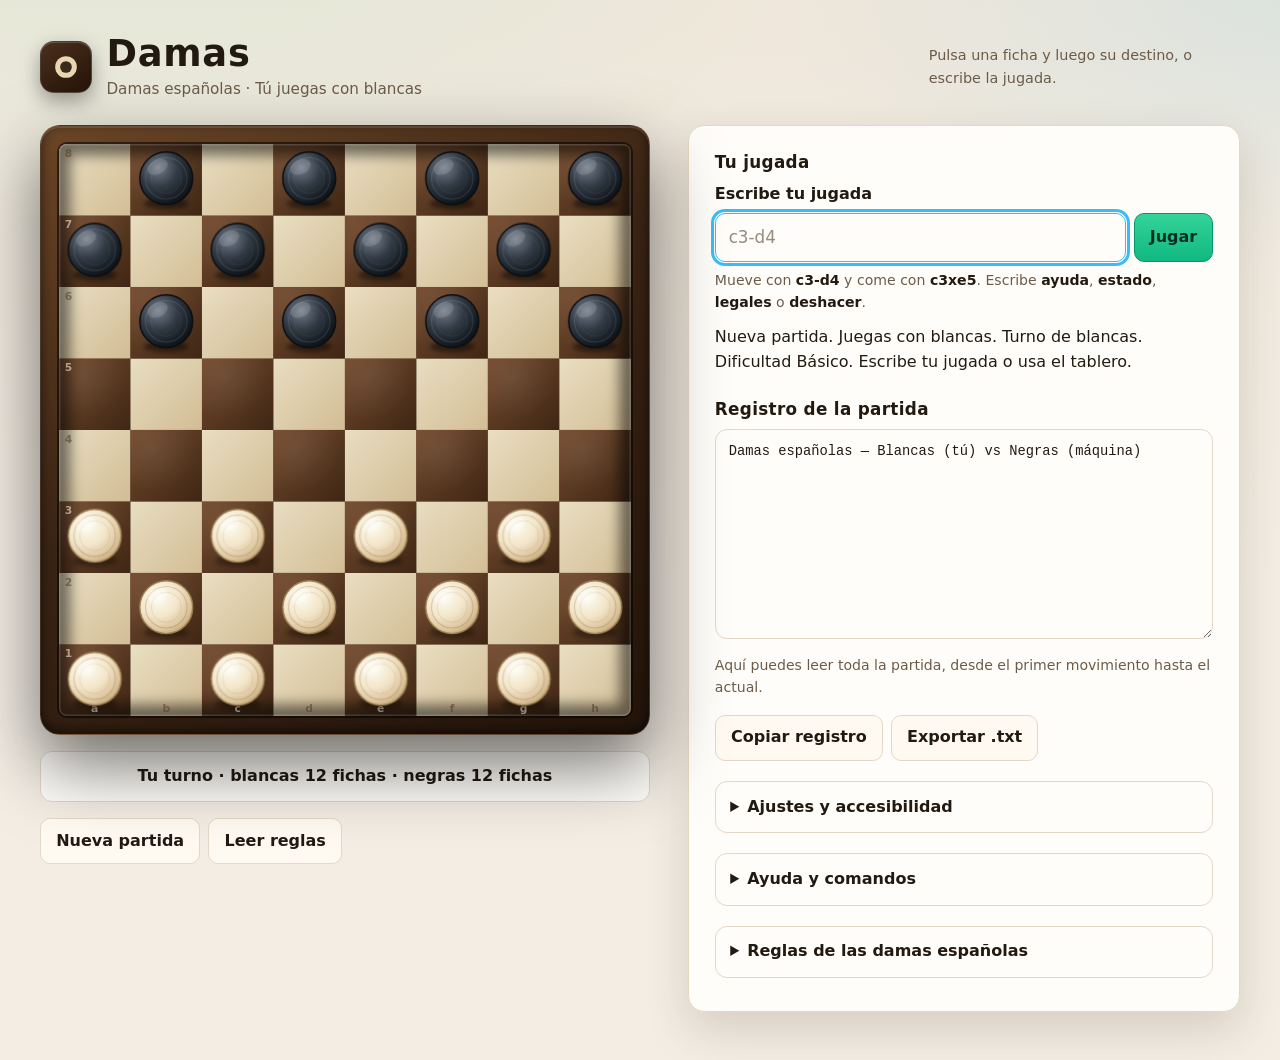
<file: index.html>
<!doctype html>
<html lang="es">
<head>
<meta charset="utf-8">
<meta name="viewport" content="width=device-width, initial-scale=1, maximum-scale=1, user-scalable=no">
<meta name="description" content="Juego de damas españolas accesible, con voz y registro de partida.">
<meta name="theme-color" content="#3a2a1c">
<meta name="apple-mobile-web-app-capable" content="yes">
<meta name="apple-mobile-web-app-status-bar-style" content="black-translucent">
<meta name="apple-mobile-web-app-title" content="Damas">
<link rel="apple-touch-icon" href="icon-192.svg">
<link rel="icon" href="icon-192.svg" type="image/svg+xml">
<link rel="manifest" href="manifest.json">
<title>Damas — Juego accesible</title>
<link rel="stylesheet" href="css/styles.css">
</head>
<body>
<a class="saltar" href="#entrada">Saltar al cuadro de jugada</a>

<header class="cabecera">
  <div class="marca">
    <span class="logo" aria-hidden="true">
      <svg viewBox="0 0 24 24" width="26" height="26"><circle cx="12" cy="12" r="10" fill="#e9d7b3"/><circle cx="12" cy="12" r="5.4" fill="#3a2a1c"/></svg>
    </span>
    <div>
      <h1>Damas</h1>
      <p class="subtitulo">Damas españolas · Tú juegas con blancas</p>
    </div>
  </div>
  <p class="pista">Pulsa una ficha y luego su destino, o escribe la jugada.</p>
</header>

<main class="disposicion">
  <section class="zona-juego" aria-labelledby="titulo-tablero">
    <h2 id="titulo-tablero" class="sr-only">Tablero de juego</h2>

    <div class="marco-tablero">
      <div id="tablero" role="grid" aria-label="Tablero de damas, 8 filas por 8 columnas" aria-rowcount="8" aria-colcount="8"></div>
    </div>

    <p class="estado" id="estado">Preparando la partida…</p>

    <div class="botonera" role="group" aria-label="Acciones de la partida">
      <button type="button" id="btn-nueva" class="boton">Nueva partida</button>
      <button type="button" id="btn-reglas" class="boton">Leer reglas</button>
    </div>
  </section>

  <section class="zona-panel" aria-labelledby="titulo-jugada">
    <h2 id="titulo-jugada">Tu jugada</h2>

    <form id="form-jugada" novalidate>
      <label for="entrada">Escribe tu jugada</label>
      <div class="fila-entrada">
        <input id="entrada" name="entrada" type="text" autocomplete="off" autocapitalize="off"
               spellcheck="false" inputmode="text" placeholder="c3-d4"
               aria-describedby="ayuda-entrada error">
        <button type="submit" id="enviar" class="boton boton-principal">Jugar</button>
      </div>
    </form>

    <p id="ayuda-entrada" class="ayuda">
      Mueve con <strong>c3-d4</strong> y come con <strong>c3xe5</strong>.
      Escribe <strong>ayuda</strong>, <strong>estado</strong>, <strong>legales</strong> o <strong>deshacer</strong>.
    </p>

    <p id="detalle" class="detalle"></p>
    <p id="error" class="error" role="alert"></p>

    <h2 id="titulo-registro">Registro de la partida</h2>
    <label for="registro" class="sr-only">Partida completa, de la primera jugada a la actual</label>
    <textarea id="registro" readonly spellcheck="false" aria-describedby="registro-ayuda"></textarea>
    <p id="registro-ayuda" class="ayuda">Aquí puedes leer toda la partida, desde el primer movimiento hasta el actual.</p>
    <div class="botonera">
      <button type="button" id="btn-copiar" class="boton">Copiar registro</button>
      <button type="button" id="btn-exportar" class="boton">Exportar .txt</button>
    </div>

    <details class="ajustes">
      <summary>Ajustes y accesibilidad</summary>
      <div class="rejilla-ajustes">
        <label for="nivel">Dificultad de la máquina</label>
        <select id="nivel">
          <option value="basico" selected>Básico</option>
          <option value="facil">Fácil</option>
          <option value="medio">Medio</option>
          <option value="dificil">Difícil</option>
        </select>

        <label for="espera">Espera de la máquina</label>
        <select id="espera">
          <option value="5000" selected>5 segundos</option>
          <option value="6000">6 segundos</option>
          <option value="8000">8 segundos</option>
          <option value="10000">10 segundos</option>
        </select>

        <label for="velocidad">Velocidad de la voz</label>
        <select id="velocidad">
          <option value="0.85">Lenta</option>
          <option value="1" selected>Normal</option>
          <option value="1.2">Rápida</option>
        </select>
      </div>
      <p class="casilla-ajuste">
        <input type="checkbox" id="chk-voz" checked>
        <label for="chk-voz">Voz del juego (narra turnos y jugadas)</label>
      </p>
      <p class="casilla-ajuste">
        <input type="checkbox" id="chk-sonido" checked>
        <label for="chk-sonido">Señales sonoras (mover, comer, coronar, error)</label>
      </p>
      <p class="casilla-ajuste">
        <input type="checkbox" id="chk-soplo" aria-describedby="ayuda-soplo">
        <label for="chk-soplo">Con soplido</label>
      </p>
      <p class="ayuda" id="ayuda-soplo">
        Regla tradicional: si puedes comer y no comes, la máquina puede retirar la ficha que debía comer,
        sin gastar su turno, y después hace su jugada. Desactivada, la captura es obligatoria.
      </p>
      <p class="ayuda">
        Si usas un lector de pantalla, puedes desactivar la voz del juego para evitar que se solapen las voces.
        El tablero se recorre con las flechas y se activa con Enter o Espacio.
      </p>
    </details>

    <details class="ayuda-panel" id="panel-ayuda">
      <summary>Ayuda y comandos</summary>
      <ul class="lista-ayuda">
        <li><strong>c3-d4</strong>: mover de c3 a d4.</li>
        <li><strong>c3xe5</strong>: comer. En capturas múltiples, <strong>c3xe5xg7</strong>.</li>
        <li><strong>d4</strong>: inspeccionar una casilla.</li>
        <li><strong>estado</strong>: turno, fichas y última jugada.</li>
        <li><strong>fichas</strong>: cuántas quedan y dónde está cada una.</li>
        <li><strong>legales</strong>: todas tus jugadas legales.</li>
        <li><strong>deshacer</strong>, <strong>nueva</strong>, <strong>repetir</strong>.</li>
        <li><strong>voz</strong> y <strong>sonido</strong>: activar o silenciar.</li>
        <li><strong>soplido</strong>: activar o desactivar la regla del soplido.</li>
        <li><strong>basico</strong>, <strong>facil</strong>, <strong>medio</strong>, <strong>dificil</strong>: cambiar nivel. Con tres victorias seguidas, <strong>subir</strong> o <strong>seguir</strong>.</li>
        <li><strong>registro</strong> y <strong>tablero</strong>: llevar el foco.</li>
      </ul>
      <p class="ayuda">Atajos en el tablero: flechas para moverte, Shift + flecha para saltar hasta la próxima casilla jugable, Inicio y Fin para los extremos de la fila, Enter o Espacio para actuar, Escape para cancelar la selección.</p>
    </details>

    <details class="ayuda-panel" id="panel-reglas">
      <summary>Reglas de las damas españolas</summary>
      <p class="ayuda">
        Tablero de 8×8 sobre las casillas oscuras. Doce peones por bando en las tres primeras filas.
        Los peones avanzan y comen en diagonal solo hacia delante. Las damas se mueven y comen
        cualquier distancia en diagonal, hacia delante y hacia atrás. La captura es obligatoria:
        hay que comerse el máximo número de fichas y, a igualdad, el máximo de damas.
        Al llegar a la última fila el peón corona y termina su jugada. Pierde quien se queda
        sin fichas o sin movimientos. Son tablas la repetición triple y las 40 jugadas de dama
        sin mover peón ni comer.
      </p>
      <p class="ayuda">
        <strong>Con soplido</strong>: si un jugador puede comer y no lo hace, el rival puede retirar
        la ficha que debía comer. Hacerlo no es obligatorio ni consume el turno del rival, que mueve
        después. En este juego, la máquina nunca omite capturas; si activas esta opción y tú omites
        una, la máquina soplará automáticamente la ficha que debía comer.
      </p>
    </details>
  </section>
</main>

<div id="anuncios" class="sr-only" aria-live="polite" aria-atomic="true"></div>

<script src="js/rules.js" defer></script>
<script src="js/ai.js" defer></script>
<script src="js/speech.js" defer></script>
<script src="js/app.js" defer></script>
<script>
if ('serviceWorker' in navigator) {
  window.addEventListener('load', function() {
    navigator.serviceWorker.register('./sw.js');
  });
}

function entrarPantallaCompleta() {
  var elem = document.documentElement;
  if (elem.requestFullscreen) {
    elem.requestFullscreen().catch(function(){});
  } else if (elem.webkitRequestFullscreen) {
    elem.webkitRequestFullscreen();
  } else if (elem.msRequestFullscreen) {
    elem.msRequestFullscreen();
  }
}

window.addEventListener('load', function() {
  setTimeout(entrarPantallaCompleta, 500);
});

document.addEventListener('click', function() {
  entrarPantallaCompleta();
}, { once: true });
</script>
</body>
</html>
</file>
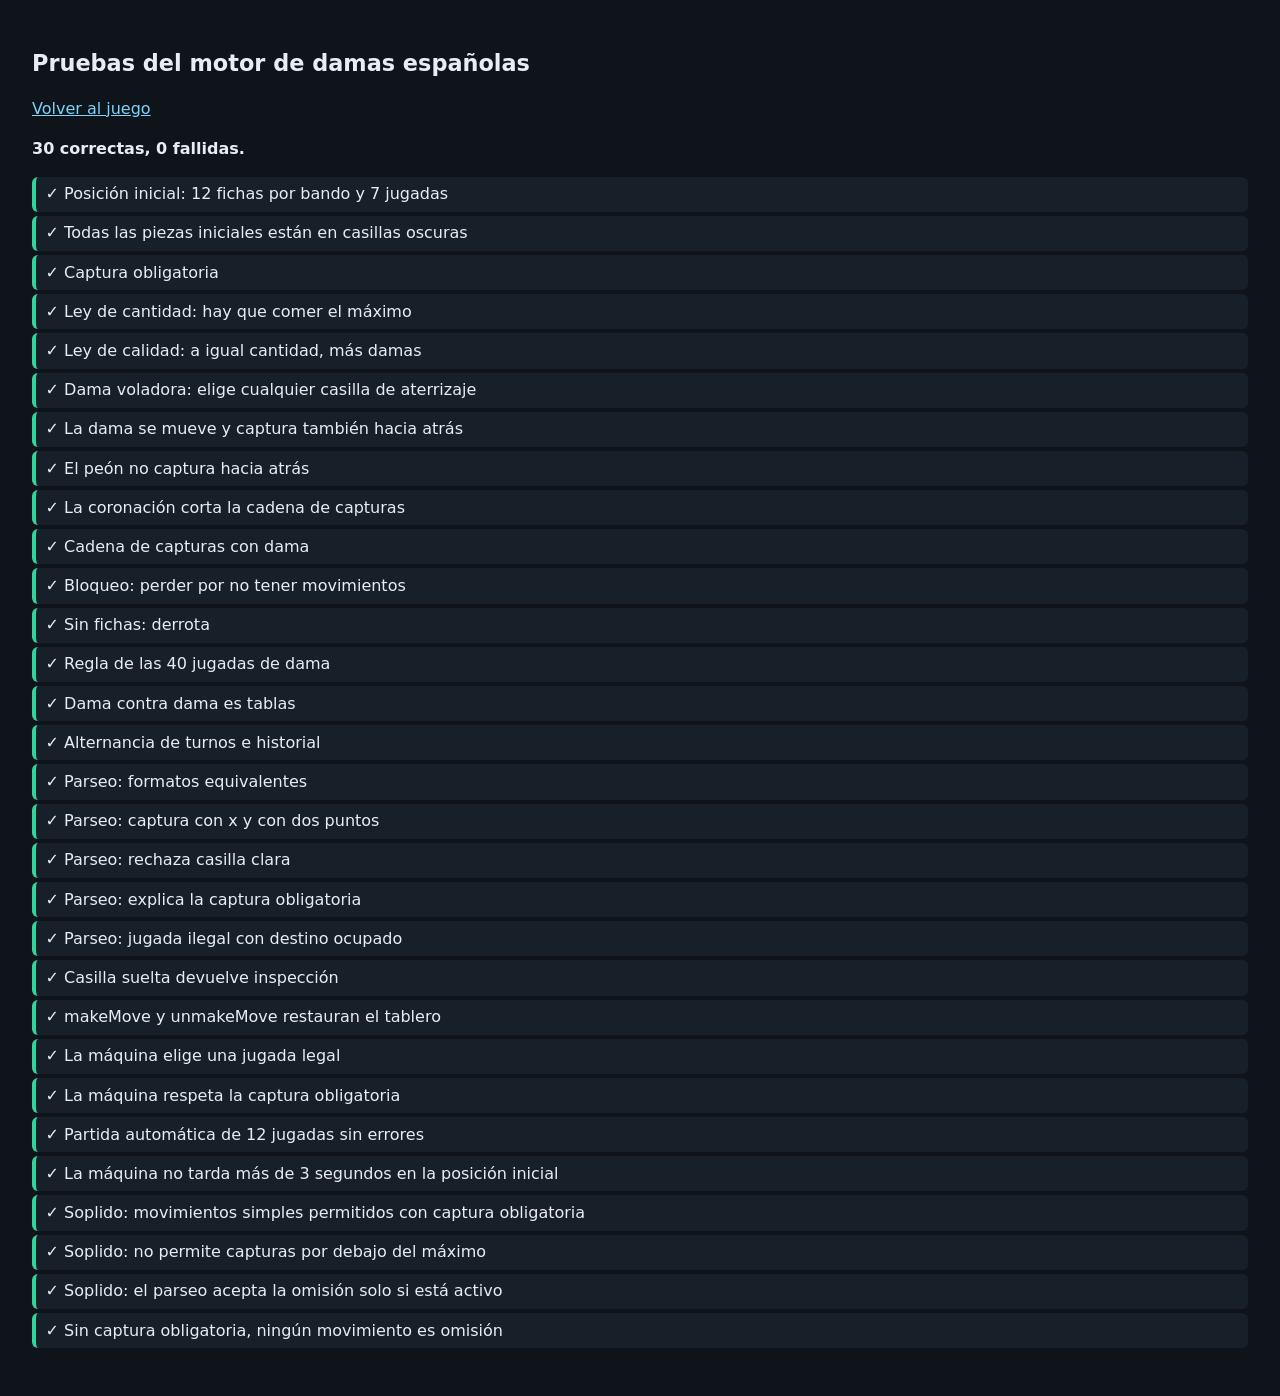
<file: tests.html>
<!doctype html>
<html lang="es">
<head>
<meta charset="utf-8">
<meta name="viewport" content="width=device-width, initial-scale=1">
<title>Pruebas de damas</title>
<style>
  body { font-family: system-ui, sans-serif; background: #0f141a; color: #e7edf5; margin: 0; padding: 2rem; line-height: 1.5; }
  h1 { font-size: 1.4rem; }
  #resumen { font-weight: 700; margin: .5rem 0 1rem; }
  ul { list-style: none; padding: 0; }
  li { padding: .35rem .6rem; border-radius: 6px; margin-bottom: .25rem; background: #172029; }
  li.ok { border-left: 4px solid #34d399; }
  li.fail { border-left: 4px solid #f87171; background: #2a171a; }
  a { color: #7dd3fc; }
</style>
</head>
<body>
<h1>Pruebas del motor de damas españolas</h1>
<p><a href="index.html">Volver al juego</a></p>
<p id="resumen">Ejecutando…</p>
<ul id="resultado"></ul>
<script src="js/rules.js"></script>
<script src="js/ai.js"></script>
<script src="js/tests.js"></script>
</body>
</html>
</file>
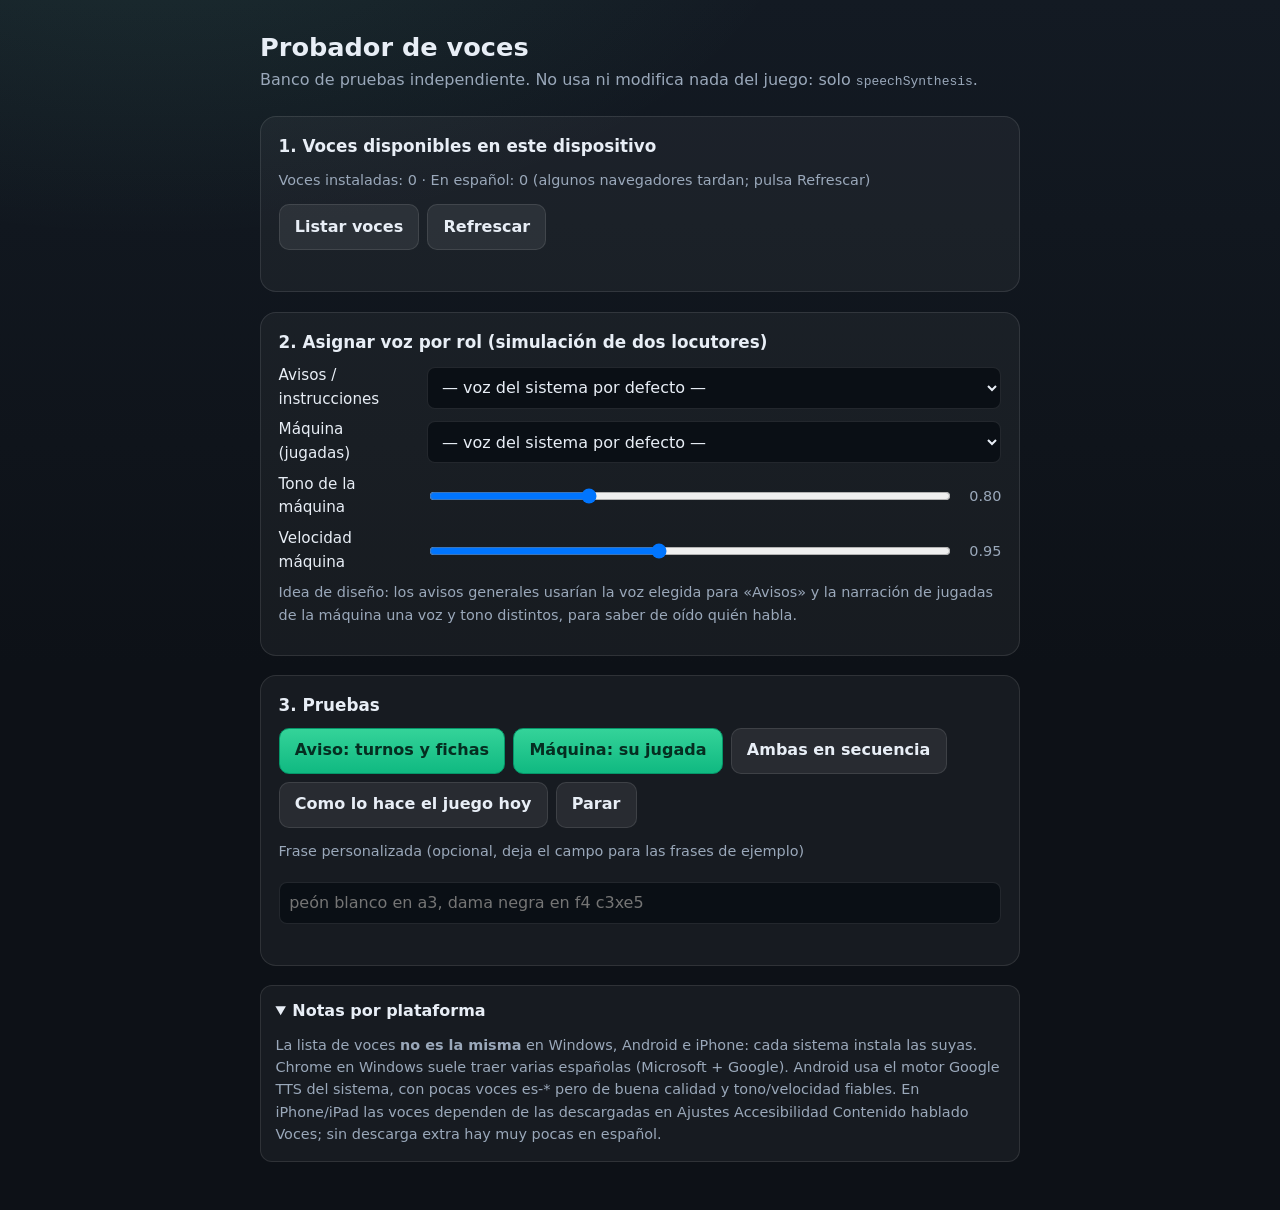
<file: voces.html>
<!doctype html>
<html lang="es">
<head>
<meta charset="utf-8">
<meta name="viewport" content="width=device-width, initial-scale=1">
<title>Damas — Probador de voces</title>
<style>
  :root {
    --fondo: #0d1117;
    --fondo-2: #131a23;
    --texto: #e8eef6;
    --muted: #9aa8ba;
    --panel: rgba(255, 255, 255, 0.045);
    --panel-fuerte: rgba(255, 255, 255, 0.075);
    --borde: rgba(255, 255, 255, 0.10);
    --campo: #0a0f15;
    --acento: #6ee7b7;
    --acento-2: #38bdf8;
    --oro: #f3c969;
  }
  * { box-sizing: border-box; }
  body {
    margin: 0;
    min-height: 100vh;
    padding: 2rem 1.25rem 3rem;
    font-family: "Segoe UI", system-ui, -apple-system, sans-serif;
    color: var(--texto);
    background:
      radial-gradient(1100px 600px at 12% -10%, rgba(110, 231, 183, 0.10), transparent 60%),
      linear-gradient(180deg, var(--fondo-2), var(--fondo) 55%);
    line-height: 1.55;
  }
  main { max-width: 760px; margin: 0 auto; }
  h1 { font-size: 1.6rem; line-height: 1.2; margin: 0 0 0.3rem; }
  .sub { color: var(--muted); margin: 0 0 1.5rem; }
  .tarjeta {
    background: var(--panel);
    border: 1px solid var(--borde);
    border-radius: 16px;
    padding: 1rem 1.1rem;
    margin-bottom: 1.2rem;
  }
  .tarjeta h2 { font-size: 1.05rem; margin: 0 0 0.6rem; }
  .info { color: var(--muted); font-size: 0.9rem; margin: 0 0 0.8rem; }
  button {
    font: inherit;
    font-weight: 600;
    color: var(--texto);
    background: var(--panel-fuerte);
    border: 1px solid var(--borde);
    border-radius: 10px;
    padding: 0.6rem 0.95rem;
    cursor: pointer;
    min-height: 44px;
  }
  button:hover { background: rgba(255, 255, 255, 0.12); }
  button.principal { background: linear-gradient(180deg, #34d399, #10b981); color: #052e21; border-color: #059669; }
  .botonera { display: flex; flex-wrap: wrap; gap: 0.5rem; }
  select, input[type="text"] {
    font: inherit;
    min-height: 42px;
    padding: 0.45rem 0.6rem;
    border-radius: 8px;
    border: 1px solid var(--borde);
    background: var(--campo);
    color: var(--texto);
    width: 100%;
  }
  .fila { display: flex; gap: 0.8rem; align-items: center; margin: 0.45rem 0; }
  .fila:first-child { margin-top: 0; }
  .fila label { font-size: 0.95rem; flex: 0 0 8.5rem; }
  .fila select { flex: 1; }
  .ranura { flex: 1; display: flex; gap: 0.4rem; align-items: center; }
  .ranura input[type="range"] { flex: 1; }
  .marcar { font-size: 0.9rem; color: var(--muted); min-width: 2.6rem; text-align: right; }
  input[type="text"] { margin-top: 0.4rem; }
  details { border: 1px solid var(--borde); border-radius: 12px; background: var(--panel); padding: 0.2rem 0.9rem; margin: 0.7rem 0 0; }
  summary { cursor: pointer; font-weight: 600; padding: 0.6rem 0; }
  .lista-voces { margin: 0.4rem 0 0.6rem; padding-left: 1.1rem; font-size: 0.88rem; color: var(--muted); max-height: 340px; overflow: auto; }
  .lista-voces li { margin-bottom: 0.15rem; }
  .lista-voces strong { color: var(--texto); }
  .log { font-family: Consolas, "Cascadia Mono", monospace; font-size: 0.82rem; color: var(--oro); min-height: 1.2em; margin: 0.6rem 0 0; }
</style>
</head>
<body>
<main>
  <h1>Probador de voces</h1>
  <p class="sub">Banco de pruebas independiente. No usa ni modifica nada del juego: solo <code>speechSynthesis</code>.</p>

  <section class="tarjeta">
    <h2>1. Voces disponibles en este dispositivo</h2>
    <p class="info" id="cantidad">Comprobando…</p>
    <div class="botonera">
      <button type="button" id="btn-listar">Listar voces</button>
      <button type="button" id="btn-refrescar">Refrescar</button>
    </div>
    <ul class="lista-voces" id="lista" hidden></ul>
    <p class="log" id="log-plataforma" aria-live="off"></p>
  </section>

  <section class="tarjeta">
    <h2>2. Asignar voz por rol (simulación de dos locutores)</h2>
    <div class="fila">
      <label for="voz-avisos">Avisos / instrucciones</label>
      <select id="voz-avisos"></select>
    </div>
    <div class="fila">
      <label for="voz-maquina">Máquina (jugadas)</label>
      <select id="voz-maquina"></select>
    </div>
    <div class="fila">
      <label for="tono-maquina">Tono de la máquina</label>
      <div class="ranura">
        <input type="range" id="tono-maquina" min="0.5" max="1.5" step="0.05" value="0.8">
        <span class="marcar" id="tono-valor">0.80</span>
      </div>
    </div>
    <div class="fila">
      <label for="vel-maquina">Velocidad máquina</label>
      <div class="ranura">
        <input type="range" id="vel-maquina" min="0.6" max="1.4" step="0.05" value="0.95">
        <span class="marcar" id="vel-valor">0.95</span>
      </div>
    </div>
    <p class="info">Idea de diseño: los avisos generales usarían la voz elegida para «Avisos» y la narración de jugadas de la máquina una voz y tono distintos, para saber de oído quién habla.</p>
  </section>

  <section class="tarjeta">
    <h2>3. Pruebas</h2>
    <div class="botonera">
      <button type="button" class="principal" id="btn-aviso">Aviso: turnos y fichas</button>
      <button type="button" class="principal" id="btn-maquina">Máquina: su jugada</button>
      <button type="button" id="btn-secuencia">Ambas en secuencia</button>
      <button type="button" id="btn-actual">Como lo hace el juego hoy</button>
      <button type="button" id="btn-parar">Parar</button>
    </div>
    <label class="info" for="frase" style="display:block;margin-top:0.8rem">Frase personalizada (opcional, deja el campo para las frases de ejemplo)</label>
    <input type="text" id="frase" placeholder="peón blanco en a3, dama negra en f4 c3xe5" spellcheck="false">
    <p class="log" aria-live="polite" id="log"></p>
  </section>

  <details open>
    <summary>Notas por plataforma</summary>
    <p class="info">
      La lista de voces <strong>no es la misma</strong> en Windows, Android e iPhone: cada sistema instala las suyas.
      Chrome en Windows suele traer varias españolas (Microsoft + Google). Android usa el motor Google TTS del sistema,
      con pocas voces es-* pero de buena calidad y tono/velocidad fiables. En iPhone/iPad las voces dependen de las
      descargadas en Ajustes Accesibilidad Contenido hablado Voces; sin descarga extra hay muy pocas en español.
    </p>
  </details>
</main>

<script>
(function () {
  'use strict';
  var synth = window.speechSynthesis || null;
  var Utter = window.SpeechSynthesisUtterance || null;
  var logEl = document.getElementById('log');
  var voces = [];

  function log(msg) { logEl.textContent = msg; }

  function supported() {
    if (synth && Utter) return true;
    log('Lo siento, este navegador no soporta síntesis de voz.');
    return false;
  }

  /* Equivalente al pickVoice() del juego: filtra es-ES, si no, cualquier es */
  function vozComoElJuego() {
    var es = voces.filter(function (v) { return /^es[-_]ES/i.test(v.lang); });
    if (!es.length) es = voces.filter(function (v) { return /^es/i.test(v.lang); });
    return es.length ? es[0] : null;
  }

  function cargarVoces() {
    if (!supported()) return;
    voces = synth.getVoices() || [];
    var es = voces.filter(function (v) { return /^es/i.test(v.lang || ''); });
    document.getElementById('cantidad').textContent =
      'Voces instaladas: ' + voces.length + ' · En español: ' + es.length +
      (voces.length ? '' : ' (algunos navegadores tardan; pulsa Refrescar)');
    var marcaAvisos = vozComoElJuego()
      ? '— voz es-ES por defecto (como el juego) —'
      : '— voz del sistema por defecto —';
    var marcaMaquina = es.length > 1
      ? '— otra voz española distinta —'
      : '— voz del sistema por defecto —';
    fillSelect('voz-avisos', marcaAvisos);
    fillSelect('voz-maquina', marcaMaquina);
    /* Para que se oigan dos locutores nada más abrir: si Avisos usa la
       primera española del sistema, la Máquina coge otra española. */
    var selA = document.getElementById('voz-avisos');
    var selM = document.getElementById('voz-maquina');
    if (es.length > 1 && !selA.value && !selM.value) {
      selA.value = selA.options[1].value;
      selM.value = es[es.length - 1].name + '|' + es[es.length - 1].lang;
      if (selA.value === selM.value && es.length > 2) selM.value = es[es.length - 2].name + '|' + es[es.length - 2].lang;
    }
  }

  function fillSelect(id, marca) {
    var sel = document.getElementById(id);
    var elegida = sel.value;
    sel.textContent = '';
    if (marca) {
      var o = document.createElement('option');
      o.value = '';
      o.textContent = marca;
      sel.appendChild(o);
    }
    var es = voces.filter(function (v) { return /^es/i.test(v.lang || ''); });
    var otras = voces.filter(function (v) { return !/^es/i.test(v.lang || ''); });
    addOpts(sel, es);
    if (es.length && otras.length) {
      var sep = document.createElement('option');
      sep.disabled = true;
      sep.textContent = '— otras lenguas —';
      sel.appendChild(sep);
    }
    addOpts(sel, otras);
    if (elegida) sel.value = elegida;
  }

  function addOpts(sel, lista) {
    lista.forEach(function (v) {
      var o = document.createElement('option');
      o.value = v.name + '|' + v.lang;
      o.textContent = v.name + ' (' + v.lang + ')';
      sel.appendChild(o);
    });
  }

  function localizar(id) {
    var val = document.getElementById(id).value;
    if (!val) return null;
    var partes = val.split('|');
    var encontrada = voces.filter(function (v) {
      return v.name === partes[0] && v.lang === partes[1];
    });
    return encontrada[0] || null;
  }

  function hablar(texto, voz, rate, pitch, alTerminar) {
    try {
      var u = new Utter(texto);
      u.lang = 'es-ES';
      u.rate = Number(rate) || 1;
      u.pitch = Number(pitch) || 1;
      if (voz) u.voice = voz;
      if (alTerminar) u.onend = alTerminar;
      synth.speak(u);
      log('Narra: «' + texto + '» con ' + (voz ? voz.name + ' (' + voz.lang + ')' : 'la voz por defecto') +
        ', tono ' + u.pitch + ', velocidad ' + u.rate);
    } catch (e) { log('No he podido hablar: ' + e.message); }
  }

  function fraseO(frase) {
    var campo = document.getElementById('frase');
    var t = campo.value.trim();
    campo.value = '';
    return t || frase;
  }

  function avisoDemo() {
    if (!supported()) return;
    synth.cancel();
    hablar(fraseO('Tu turno, blancas. Tienes 3 fichas y la máquina 2.'), localizar('voz-avisos'), 1, 1);
  }

  function maquinaDemo() {
    if (!supported()) return;
    synth.cancel();
    hablar(fraseO('La máquina juega d6 a f6 y come tu peón de c3.'), localizar('voz-maquina'),
      document.getElementById('vel-maquina').value, document.getElementById('tono-maquina').value);
  }

  function secuenciaDemo() {
    if (!supported()) return;
    synth.cancel();
    hablar('Tu turno, blancas.', localizar('voz-avisos'), 1, 1, function () {
      hablar('La máquina juega d6 a f6 y come tu peón de c3.', localizar('voz-maquina'),
        document.getElementById('vel-maquina').value, document.getElementById('tono-maquina').value);
    });
  }

  function comoElJuegoHoy() {
    if (!supported()) return;
    synth.cancel();
    hablar(fraseO('Turno de blancas. Blancas: 3 fichas, 1 dama. Negras: 2 fichas.'), vozComoElJuego(), 1, 1);
  }

  document.getElementById('btn-listar').addEventListener('click', function () {
    cargarVoces();
    var ls = document.getElementById('lista');
    if (!voces.length) { ls.hidden = true; return; }
    ls.hidden = false;
    ls.textContent = '';
    voces.forEach(function (v) {
      var li = document.createElement('li');
      li.appendChild(document.createElement('strong')).textContent = v.name;
      li.appendChild(document.createTextNode(' · ' + v.lang +
        (v.localService ? ' · local' : ' · remota')));
      ls.appendChild(li);
    });
    document.getElementById('log-plataforma').textContent = navigator.userAgent;
  });
  document.getElementById('btn-refrescar').addEventListener('click', cargarVoces);
  document.getElementById('btn-aviso').addEventListener('click', avisoDemo);
  document.getElementById('btn-maquina').addEventListener('click', maquinaDemo);
  document.getElementById('btn-secuencia').addEventListener('click', secuenciaDemo);
  document.getElementById('btn-actual').addEventListener('click', comoElJuegoHoy);
  document.getElementById('btn-parar').addEventListener('click', function () {
    if (supported()) { synth.cancel(); log('Silenciado.'); }
  });
  document.getElementById('tono-maquina').addEventListener('input', function () {
    document.getElementById('tono-valor').textContent = this.value;
  });
  document.getElementById('vel-maquina').addEventListener('input', function () {
    document.getElementById('vel-valor').textContent = this.value;
  });

  if (supported()) {
    cargarVoces();
    if (synth.addEventListener) synth.addEventListener('voiceschanged', cargarVoces);
    else synth.onvoiceschanged = cargarVoces;
    setTimeout(cargarVoces, 400);
    setTimeout(cargarVoces, 1200);
  }
})();
</script>
</body>
</html>
</file>
<file: css/styles.css>
/* Damas — hoja de estilos */

:root {
  --fondo: #0d1117;
  --fondo-2: #131a23;
  --texto: #e8eef6;
  --muted: #9aa8ba;
  --panel: rgba(255, 255, 255, 0.045);
  --panel-fuerte: rgba(255, 255, 255, 0.075);
  --borde: rgba(255, 255, 255, 0.10);
  --campo: #0a0f15;
  --acento: #6ee7b7;
  --acento-2: #38bdf8;
  --peligro: #fca5a5;
  --oro: #f3c969;
  --oro-texto: #f3c969;
  --enlace: #7dd3fc;
  --clara: #e9d8b8;
  --oscura: #5c3d27;
  --oscura-2: #4a301d;
  --marco: #2a1a10;
  --sombra: 0 24px 60px rgba(0, 0, 0, 0.55);
  --radio: 16px;
  /* Lado máximo del tablero según la altura de la ventana: garantiza que el
     cuadrado (más cabecera aprox.) no salga nunca por encima ni por debajo. */
  --tablero-lado: calc(100vh - 180px);
}

/* Vista móvil: la barra de dirección falsea 100vh; svh es la altura mínima
   garantizada y no se contrae al deslizar. */
@supports (height: 1svh) {
  :root { --tablero-lado: calc(100svh - 180px); }
}

@media (prefers-color-scheme: light) {
  :root {
    --fondo: #f3ede4;
    --fondo-2: #efe7db;
    --texto: #221a11;
    --muted: #6c5b48;
    --panel: #fffdf9;
    --panel-fuerte: #fffaf1;
    --borde: #e3d7c5;
    --campo: #fffdf9;
    --sombra: 0 18px 44px rgba(70, 45, 20, 0.16);
    --peligro: #b91c1c;
    --oro-texto: #8a5a00;
    --enlace: #0369a1;
  }
}

* { box-sizing: border-box; }

html { scroll-behavior: smooth; }

body {
  margin: 0;
  min-height: 100vh;
  font-family: "Segoe UI", system-ui, -apple-system, sans-serif;
  color: var(--texto);
  background:
    radial-gradient(1100px 600px at 12% -10%, rgba(110, 231, 183, 0.10), transparent 60%),
    radial-gradient(900px 500px at 100% 0%, rgba(56, 189, 248, 0.10), transparent 55%),
    linear-gradient(180deg, var(--fondo-2), var(--fondo) 55%);
  line-height: 1.55;
}

h1, h2, h3 { line-height: 1.2; margin: 0; }

a { color: var(--enlace); }

.sr-only {
  position: absolute !important;
  width: 1px; height: 1px;
  padding: 0; margin: -1px;
  overflow: hidden;
  clip: rect(0 0 0 0);
  white-space: nowrap;
  border: 0;
}

.saltar {
  position: absolute;
  left: -9999px;
  top: 0;
  z-index: 100;
  padding: 0.7rem 1rem;
  background: var(--acento);
  color: #08251a;
  font-weight: 700;
  border-radius: 0 0 10px 0;
}
.saltar:focus { left: 0; }

/* --- Cabecera -------------------------------------------------------- */

.cabecera {
  max-width: 1240px;
  margin: 0 auto;
  padding: 2rem 1.25rem 1.5rem;
  display: flex;
  flex-wrap: wrap;
  gap: 0.75rem 1.5rem;
  align-items: center;
  justify-content: space-between;
}

.marca { display: flex; align-items: center; gap: 0.9rem; }

.logo {
  display: grid;
  place-items: center;
  width: 52px; height: 52px;
  border-radius: 14px;
  background: linear-gradient(145deg, #4a2f1d, #241408);
  border: 1px solid rgba(255, 255, 255, 0.14);
  box-shadow: inset 0 1px 0 rgba(255, 255, 255, 0.18), 0 8px 20px rgba(0, 0, 0, 0.35);
}

.cabecera h1 {
  font-size: clamp(1.7rem, 3.4vw, 2.3rem);
  letter-spacing: 0.02em;
}

.subtitulo { margin: 0.1rem 0 0; color: var(--muted); font-size: 0.95rem; }

.pista {
  margin: 0;
  max-width: 34ch;
  color: var(--muted);
  font-size: 0.9rem;
}

/* --- Disposición ----------------------------------------------------- */

.disposicion {
  max-width: 1240px;
  margin: 0 auto;
  padding: 0 1.25rem 3rem;
  display: grid;
  grid-template-columns: minmax(0, 1.05fr) minmax(330px, 0.95fr);
  gap: clamp(1.2rem, 3vw, 2.4rem);
  align-items: start;
}

@media (max-width: 920px), (max-height: 780px), (pointer: coarse) and (max-height: 1100px) {
  /* Columnas apiladas y tablero anclado arriba: al deslizar por el resto de
     la página (panel, registro, ajustes), el tablero permanece visible.
     - max-width:920px: pantallas estrechas.
     - max-height:780px: pantallas cortas (móvil apaisado, portátil pequeño).
     - pointer:coarse: tablets y móviles con pantalla táctil. */
  .disposicion { display: block; }
  .zona-juego { display: contents; }
  /* Cabecera compacta: en pantallas cortas (apaisado) deja sitio al tablero. */
  .cabecera { padding: 0.6rem 1.25rem 0.8rem; }
  .pista { max-width: 30ch; font-size: 0.85rem; }
  /* Los focos de teclado y los anclajes no quedan ocultos tras el tablero. */
  html { scroll-padding-top: min(640px, max(180px, var(--tablero-lado))); }
}

@media (max-width: 560px) {
  .cabecera { padding: 1.25rem 0.75rem 1rem; }
  .disposicion { padding: 0 0.75rem 2rem; }
  .marco-tablero { padding: 8px; border-radius: 14px; }
  .zona-panel { padding: 1rem 0.9rem; }
  .zona-juego .botonera { justify-content: space-between; }
  .zona-juego .boton { flex: 1 1 auto; }
}

.zona-juego, .zona-panel {
  min-width: 0;
}

.zona-panel {
  background: var(--panel);
  border: 1px solid var(--borde);
  border-radius: var(--radio);
  padding: clamp(1rem, 2.4vw, 1.6rem);
  box-shadow: var(--sombra);
  backdrop-filter: blur(6px);
}

.zona-panel h2 {
  font-size: 1.05rem;
  margin: 0 0 0.6rem;
  letter-spacing: 0.02em;
}
.zona-panel h2:not(:first-child) { margin-top: 1.5rem; }

/* --- Tablero --------------------------------------------------------- */

.marco-tablero {
  position: sticky;
  top: 0;
  z-index: 30;
  width: min(100%, 640px, max(180px, var(--tablero-lado)));
  margin: 0 auto;
  padding: clamp(8px, 1.5vw, 18px);
  border-radius: 20px;
  background: linear-gradient(150deg, #6b4526 0%, #3a2414 45%, #23140a 100%);
  box-shadow:
    0 30px 70px rgba(0, 0, 0, 0.55),
    0 2px 0 rgba(255, 255, 255, 0.12) inset,
    0 -3px 12px rgba(0, 0, 0, 0.6) inset;
  border: 1px solid rgba(255, 255, 255, 0.10);
}

#tablero {
  position: relative;
  display: grid;
  grid-template-rows: repeat(8, 1fr);
  aspect-ratio: 1 / 1;
  border-radius: 8px;
  overflow: hidden;
  box-shadow: 0 0 0 2px rgba(0, 0, 0, 0.55), 0 6px 18px rgba(0, 0, 0, 0.45) inset;
  touch-action: manipulation;
}

.fila { display: grid; grid-template-columns: repeat(8, 1fr); }

.casilla {
  position: relative;
  width: 100%;
  height: 100%;
  outline: none;
  cursor: default;
}

.casilla.clara { background: transparent; }
.casilla.oscura { background: transparent; cursor: pointer; }

.casilla.ultima { box-shadow: inset 0 0 0 999px rgba(243, 201, 105, 0.18); }

.casilla.seleccionada {
  box-shadow: inset 0 0 0 4px var(--acento-2), inset 0 0 26px rgba(56, 189, 248, 0.35);
  z-index: 3;
}

.casilla.jugada::after {
  content: "";
  position: absolute;
  left: 50%; top: 50%;
  width: 26%; height: 26%;
  transform: translate(-50%, -50%);
  border-radius: 50%;
  background: var(--acento);
  box-shadow: 0 0 14px rgba(110, 231, 183, 0.75);
  pointer-events: none;
  animation: latido 2.4s ease-in-out infinite;
}

.casilla.jugada.captura::after {
  width: 92%; height: 92%;
  background: transparent;
  border: 4px solid var(--oro);
  box-shadow: 0 0 18px rgba(243, 201, 105, 0.55);
}

/* Destino simple cuando hay captura obligatoria y el soplido está activo:
   se advierte de que la jugada omite la captura. */
.casilla.jugada.omision::after {
  width: 20%; height: 20%;
  background: var(--oro);
  border: 2px solid rgba(13, 17, 23, 0.65);
  box-shadow: 0 0 12px rgba(243, 201, 105, 0.8);
  animation: latido 1.4s ease-in-out infinite;
}

@keyframes latido {
  0%, 100% { opacity: 0.75; }
  50% { opacity: 1; }
}

.casilla:focus {
  outline: 3px solid var(--acento-2);
  outline-offset: -4px;
  z-index: 4;
}

/* --- Fichas y efecto SVG ----------------------------------------------- */

.capa-tablero {
  position: absolute;
  inset: 0;
  width: 100%;
  height: 100%;
  display: block;
  z-index: 0;
}
.capa-tablero text { user-select: none; }

.capa-fichas {
  position: absolute;
  inset: 0;
  width: 100%;
  height: 100%;
  pointer-events: none;
  z-index: 2;
}

.fichaSvg {
  will-change: transform;
}

.fichaSvg .cuerpo {
  transform-box: fill-box;
  transform-origin: center;
  transition: transform 0.18s ease;
}

.fichaSvg.moviendo .cuerpo { transform: scale(1.07); }

/* --- Estado y botones ------------------------------------------------ */

.estado {
  margin: 1rem auto 0;
  max-width: 640px;
  padding: 0.75rem 1rem;
  border-radius: 12px;
  background: var(--panel);
  border: 1px solid var(--borde);
  font-weight: 600;
  text-align: center;
}

.estado.pensando { color: var(--oro-texto); }

.botonera {
  display: flex;
  flex-wrap: wrap;
  gap: 0.5rem;
  margin-top: 1rem;
}

.boton {
  font: inherit;
  font-weight: 600;
  color: var(--texto);
  background: var(--panel-fuerte);
  border: 1px solid var(--borde);
  border-radius: 10px;
  padding: 0.6rem 0.95rem;
  cursor: pointer;
  min-height: 44px;
  transition: background 0.15s ease, border-color 0.15s ease, transform 0.1s ease;
}
.boton:hover { background: rgba(255, 255, 255, 0.12); border-color: rgba(255, 255, 255, 0.22); }
.boton:active { transform: translateY(1px); }
.boton:focus-visible { outline: 3px solid var(--acento-2); outline-offset: 2px; }
.boton[disabled] { opacity: 0.45; cursor: not-allowed; }

.boton-principal {
  background: linear-gradient(180deg, #34d399, #10b981);
  border-color: #059669;
  color: #052e21;
}
.boton-principal:hover { background: linear-gradient(180deg, #4ade80, #34d399); }

/* --- Formulario ------------------------------------------------------ */

#form-jugada label {
  display: block;
  font-weight: 600;
  margin-bottom: 0.4rem;
}

.fila-entrada { display: flex; gap: 0.5rem; }

#entrada {
  flex: 1 1 auto;
  min-width: 0;
  font: inherit;
  font-size: 1.05rem;
  padding: 0.65rem 0.8rem;
  border-radius: 10px;
  border: 1px solid var(--borde);
  background: var(--campo);
  color: var(--texto);
  min-height: 46px;
}
#entrada::placeholder { color: var(--muted); opacity: 0.7; }
#entrada:focus { outline: 3px solid var(--acento-2); outline-offset: 1px; border-color: var(--acento-2); }

.ayuda { color: var(--muted); font-size: 0.88rem; margin: 0.55rem 0 0; }

.detalle { margin: 0.7rem 0 0; min-height: 1.2em; color: var(--texto); }

.error { margin: 0.4rem 0 0; min-height: 1.2em; color: var(--peligro); font-weight: 600; }
.error:empty { min-height: 0; }

#registro {
  width: 100%;
  min-height: 210px;
  max-height: 46vh;
  resize: vertical;
  font-family: "Cascadia Mono", Consolas, "Courier New", monospace;
  font-size: 0.86rem;
  line-height: 1.5;
  padding: 0.8rem;
  border-radius: 12px;
  border: 1px solid var(--borde);
  background: var(--campo);
  color: var(--texto);
}
#registro:focus { outline: 3px solid var(--acento-2); outline-offset: 1px; }

/* --- Ajustes y ayuda ------------------------------------------------- */

details {
  margin-top: 1.25rem;
  border: 1px solid var(--borde);
  border-radius: 12px;
  background: var(--panel);
  padding: 0.2rem 0.9rem;
}

summary {
  cursor: pointer;
  font-weight: 600;
  padding: 0.6rem 0;
}
summary:focus-visible { outline: 3px solid var(--acento-2); outline-offset: 3px; border-radius: 4px; }

.rejilla-ajustes {
  display: grid;
  grid-template-columns: 1fr auto;
  gap: 0.55rem 0.8rem;
  align-items: center;
  margin: 0.4rem 0 0.8rem;
}

.rejilla-ajustes label { font-size: 0.92rem; }

select {
  font: inherit;
  padding: 0.45rem 0.6rem;
  min-height: 42px;
  border-radius: 8px;
  border: 1px solid var(--borde);
  background: var(--campo);
  color: var(--texto);
}
select:focus-visible { outline: 3px solid var(--acento-2); outline-offset: 2px; }

.casilla-ajuste { display: flex; align-items: center; gap: 0.55rem; margin: 0.45rem 0; }
.casilla-ajuste input { width: 1.15rem; height: 1.15rem; accent-color: #10b981; }
.casilla-ajuste label { font-size: 0.92rem; }

.lista-ayuda { margin: 0.4rem 0 0.6rem; padding-left: 1.1rem; }
.lista-ayuda li { margin-bottom: 0.25rem; font-size: 0.9rem; }

.lista-ayuda strong, .ayuda strong { color: var(--texto); }

.ayuda-panel { margin-bottom: 0.5rem; }

/* --- Movimiento reducido --------------------------------------------- */

@media (prefers-reduced-motion: reduce) {
  html { scroll-behavior: auto; }
  .fichaSvg .cuerpo { transition: none; }
  .casilla.jugada::after { animation: none; }
  .casilla.jugada.omision::after { animation: none; }
}

/* --- Contraste alto --------------------------------------------------- */

@media (prefers-contrast: more) {
  :root { --borde: rgba(255, 255, 255, 0.35); --muted: #c9d4e2; }
  .casilla.oscura { background: #2b1a0e; }
  .casilla.clara { background: #f6ead2; }
  .casilla:focus { outline-width: 4px; }
}
</file>
